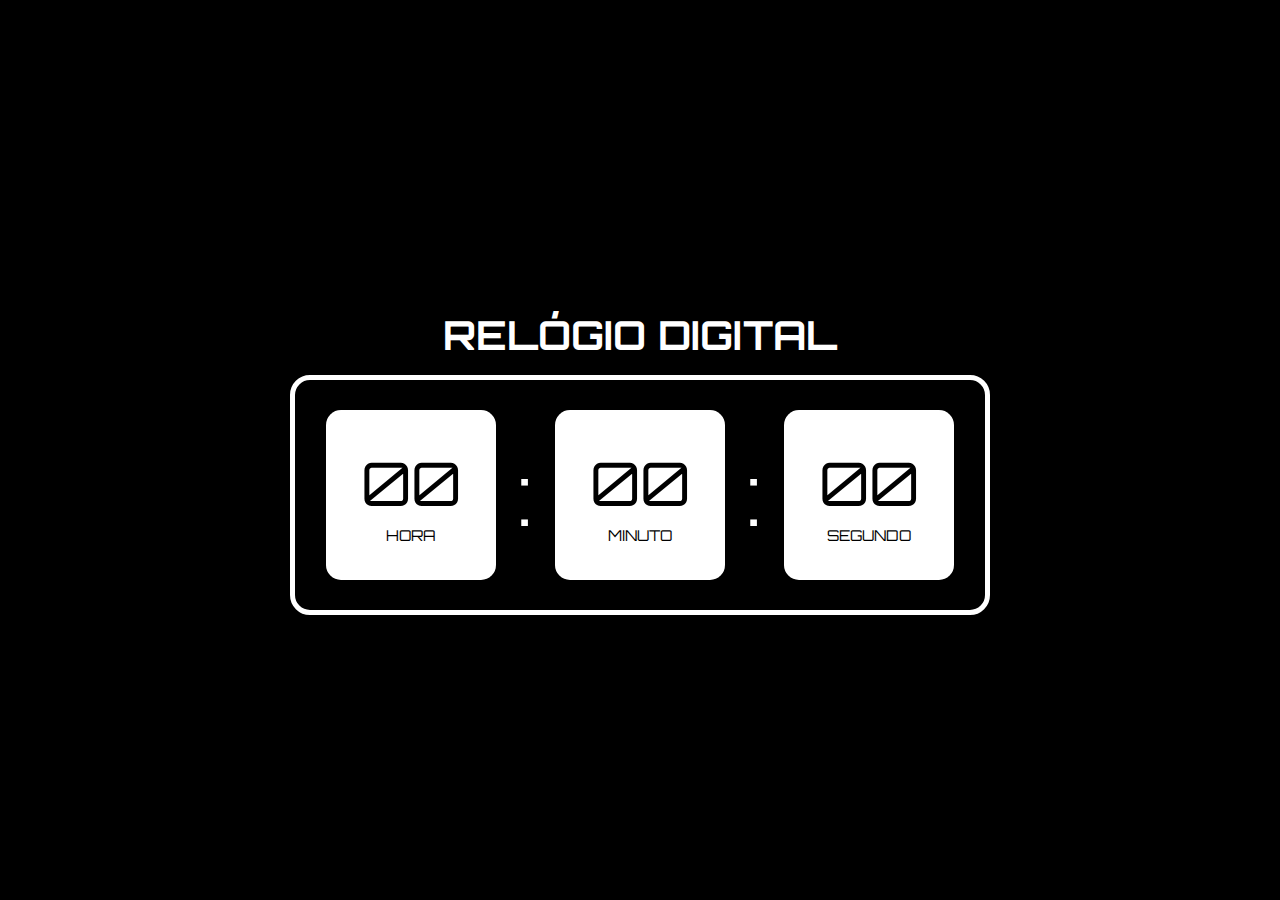
<file: 1 - Relógio/index.html>
<!DOCTYPE html>
<html lang="pt-br">

<head>
    <meta charset="UTF-8">
    <meta name="viewport" content="width=device-width, initial-scale=1.0">
    <title>Relógio Digital</title>

    <link rel="stylesheet" href="style.css">

</head>

<body>

    <div class="content">

        <div class="titulo">
            <h1>RELÓGIO DIGITAL</h1>
        </div>

        <div class="relogio">

            <div class="box-tempo">
                <span class="hora">00</span>
                <span class="tempo-texto">HORA</span>
            </div>

            <span class="pontinhos">:</span>

            <div class="box-tempo">
                <span class="minuto">00</span>
                <span class="tempo-texto">MINUTO</span>
            </div>

            <span class="pontinhos">:</span>

            <div class="box-tempo">
                <span class="segundo">00</span>
                <span class="tempo-texto">SEGUNDO</span>
            </div>

        </div>
    
    </div>

    <script src="script.js"></script>

</body>

</html>
</file>
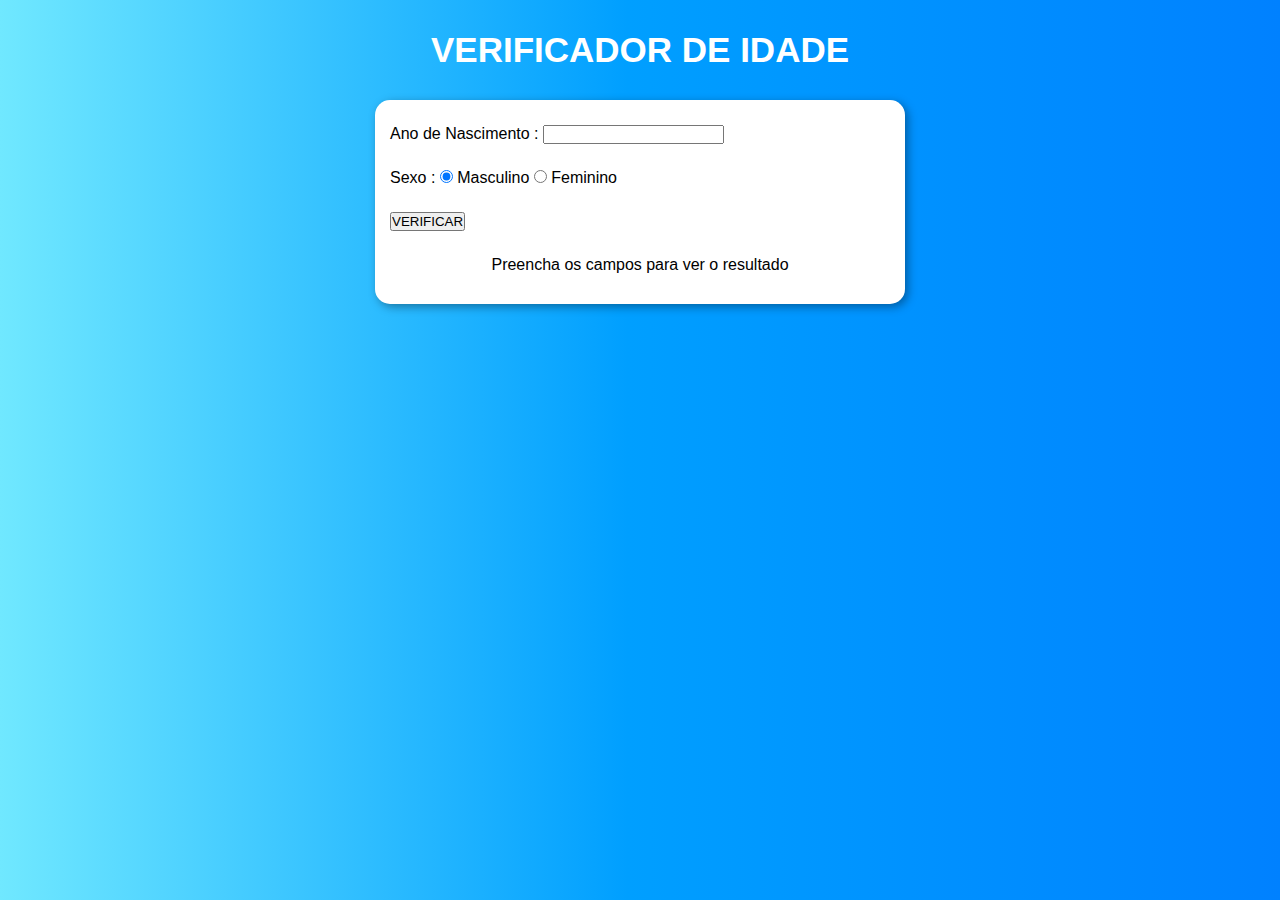
<file: 2 - Verificador de Idade/index.html>
<!DOCTYPE html>
<html lang="pt-br">
<head>
    <meta charset="UTF-8">
    <meta name="viewport" content="width=device-width, initial-scale=1.0">
    <title>Verificador de Idade</title>
    <link rel="stylesheet" href="style.css">

</head>
<body>
    <div class="content">

        <div class="titulo">VERIFICADOR DE IDADE</div>

        <div class="box-sistema">

            <p>Ano de Nascimento :   
               <input type="number" name="input_ano" id="input_ano" min="0">
            </p>
            
            <p>Sexo :   
                <input type="radio" name="sex" id="masc" checked>
                <label for="masc">Masculino</label>
                <input type="radio" name="sex" id="femi">
                <label for="femi">Feminino</label>
            </p>

            <p id="button">
                <input type="button" value="VERIFICAR" onclick="verificar_ano()">
            </p>

            <div class="resposta">
                Preencha os campos para ver o resultado
            </div>

        </div>

    </div>

    <script src="script.js"></script>

</body>
</html>
</file>
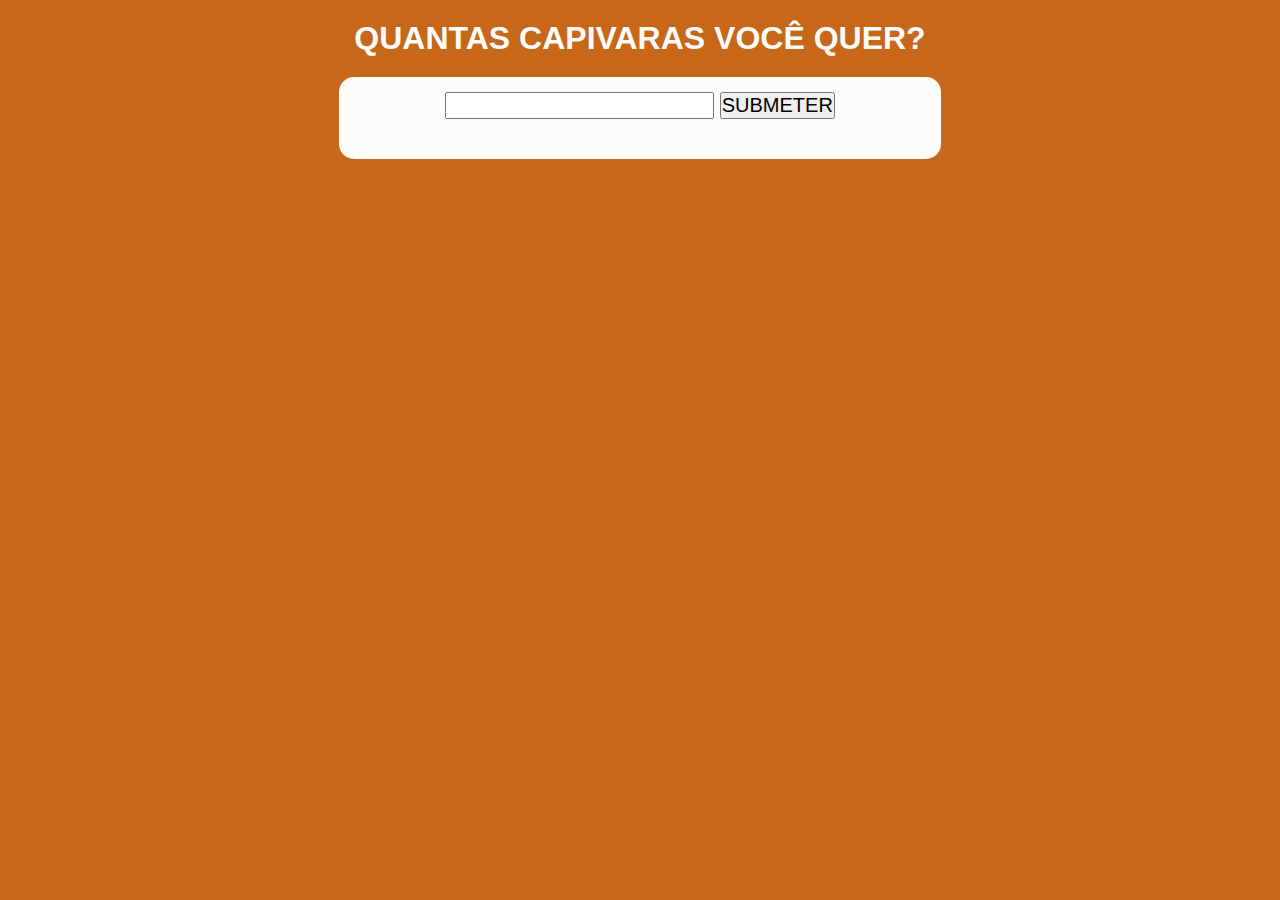
<file: 3 - Capivárias/index.html>
<!DOCTYPE html>
<html lang="pt-br">
<head>
    <meta charset="UTF-8">
    <meta name="viewport" content="width=device-width, initial-scale=1.0">
    <title>QUANTAS CAPIVARAS VOCÊ QUER VER?</title>
    <link rel="stylesheet" href="style.css">
</head>

<body>

    <h1>QUANTAS CAPIVARAS VOCÊ QUER?</h1>    

    <div class="box-conteudo">

        <div class="box-input">
            <input type="number" name="input-numero" min="0" id="numero-capivaras">
            <input type="button" value="SUBMETER" onclick="submeter()" id="botao">
        </div>

        <div id="box-resposta"></div>

    </div>


    <script src="script.js"></script>
</body>

</html>
</file>
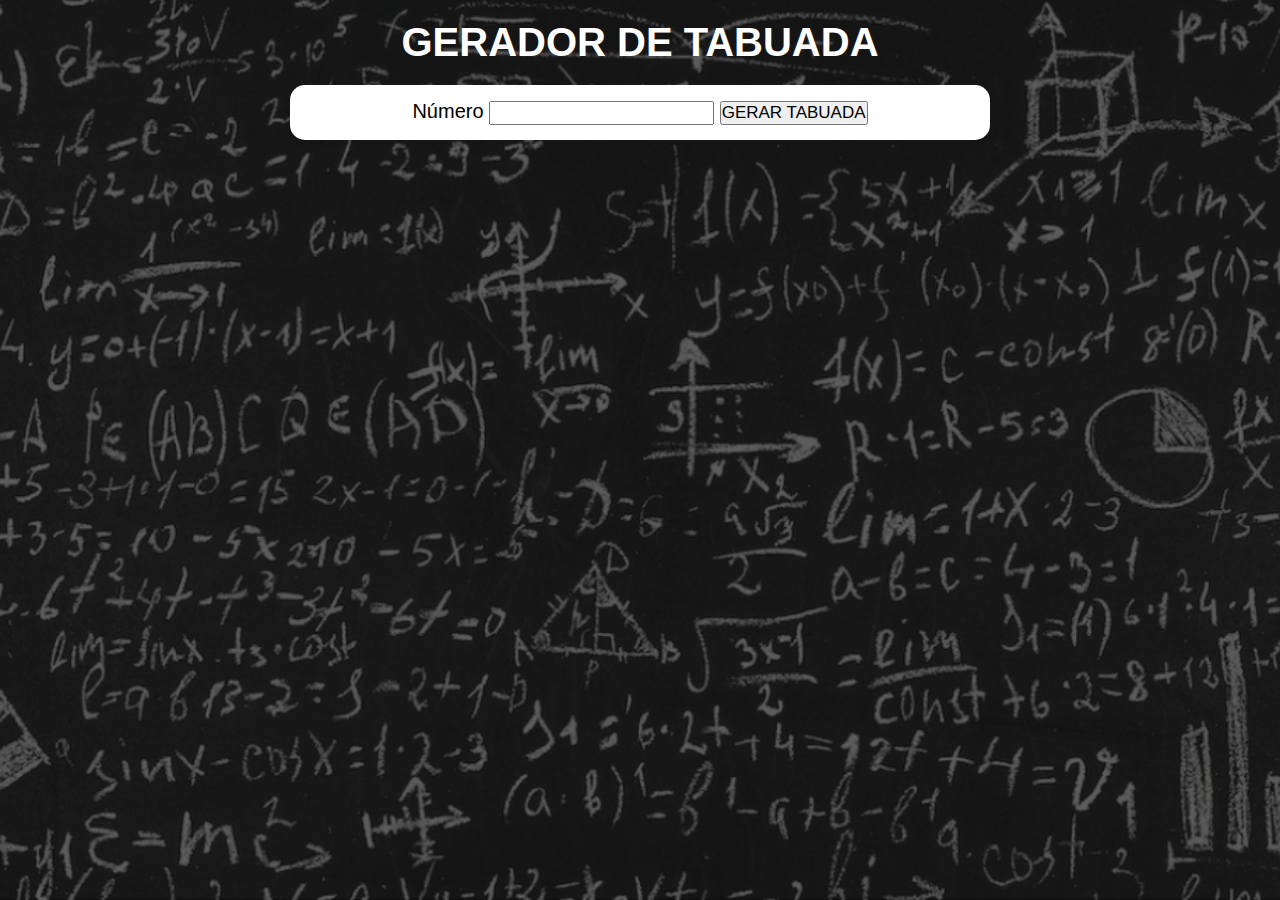
<file: 4 - Tabuada/index.html>
<!DOCTYPE html>
<html lang="pt-br">
<head>
    <meta charset="UTF-8">
    <meta name="viewport" content="width=device-width, initial-scale=1.0">
    <title>TABUADA</title>
    <link rel="stylesheet" href="style.css">
</head>
<body>
    <div class="titulo">GERADOR DE TABUADA</div>

    <div class="box-content">

        <div class="box-input">
            Número
            <input type="number" name="numero_tabuada" id="numero-tabuada">
            <input type="button" value="GERAR TABUADA" onclick="gerar_tabuada()" id="botao-gerar">
        </div>

                
        <div id="box-tabuada"></div> 

    </div>

    <script src="script.js"></script>
</body>
</html>
</file>
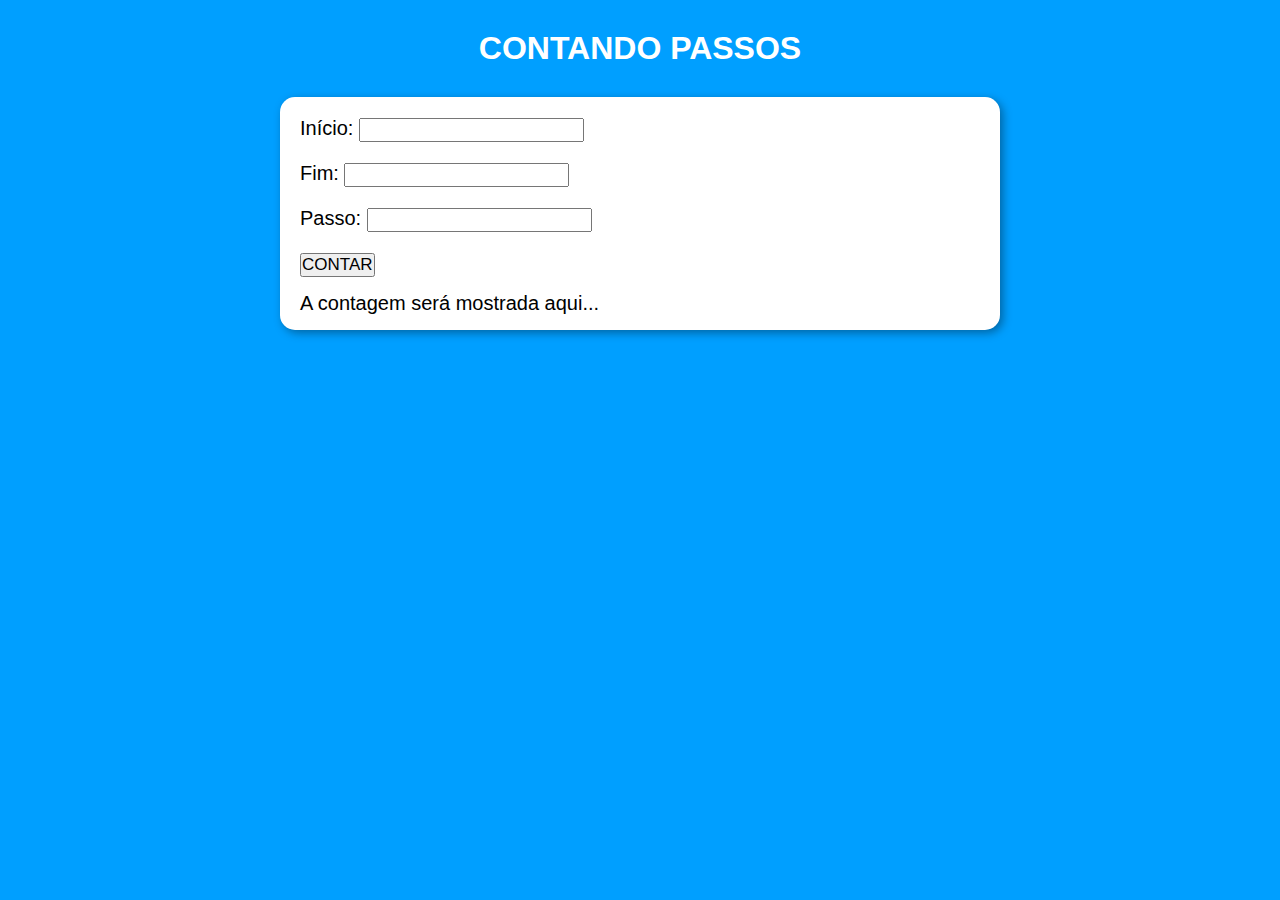
<file: 5 - Contando Passos/index.html>
<!DOCTYPE html>
<html lang="pt-br">
<head>
    <meta charset="UTF-8">
    <meta name="viewport" content="width=device-width, initial-scale=1.0">
    <title>Contador</title>
    <link rel="stylesheet" href="style.css">
</head>
<body>
    <h1>CONTANDO PASSOS</h1>

    <div class="content">

        <div class="insercoes">
            <p> Início: <input type="text" name="numero_inicio" id="inicio"> </p>
            <p> Fim: <input type="text" name="numero_fim" id="fim"> </p>
            <p> Passo: <input type="text" name="numero_passos" id="passos"> </p>
            <p><input type="button" value="CONTAR" id="botao" onclick="gerar_passos()"></p>
        </div>

        <div id="resultado">
            A contagem será mostrada aqui...
        </div>

    </div>

    <script src="script.js"></script>

</body>
</html>
</file>
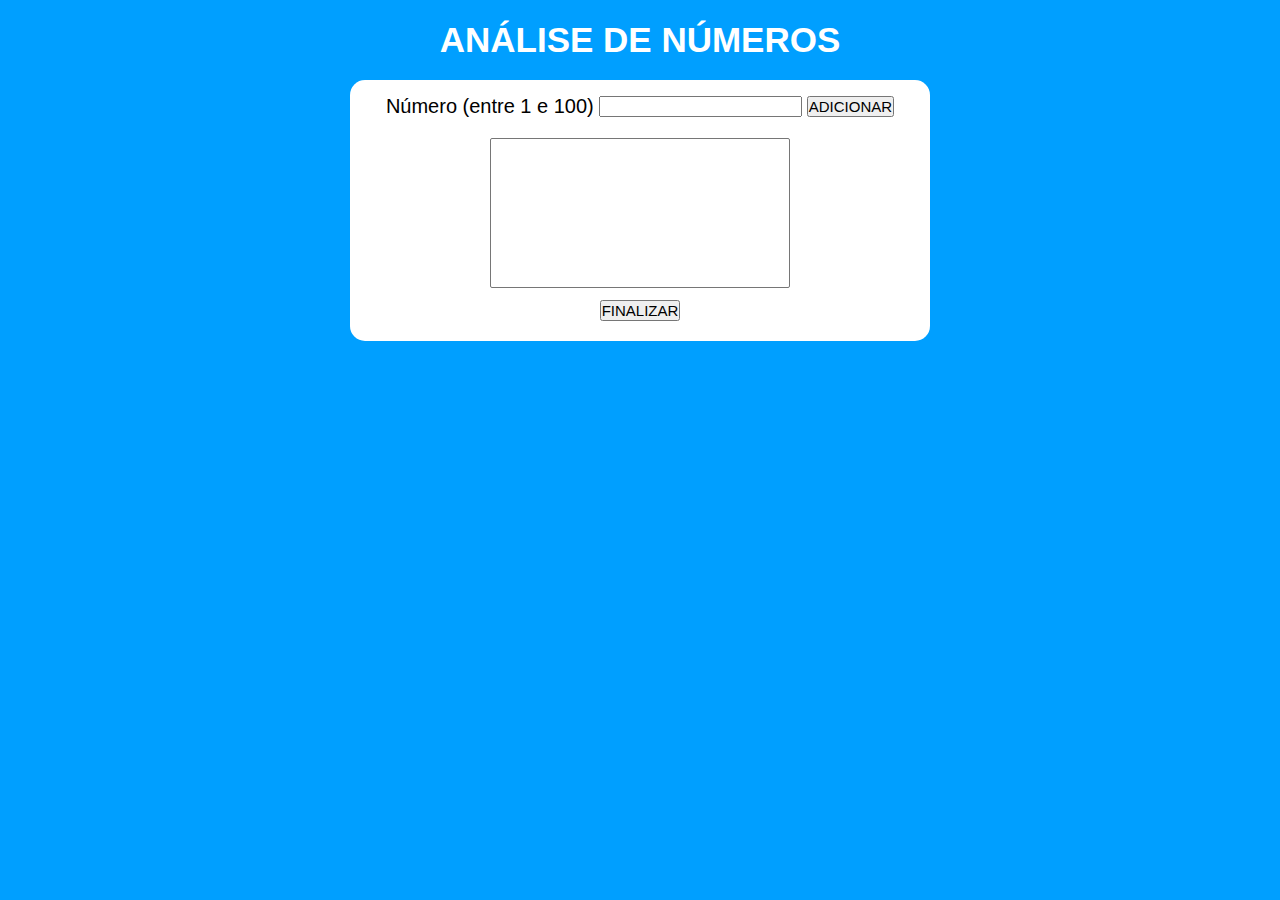
<file: 6 - Análise de Números/index.html>
<!DOCTYPE html>
<html lang="pt-br">
<head>
    <meta charset="UTF-8">
    <meta name="viewport" content="width=device-width, initial-scale=1.0">
    <title>ANALISANDO NÚMEROS</title>
    <link rel="stylesheet" href="style.css">
</head>
<body>  
    <div id="titulo">ANÁLISE DE NÚMEROS</div>

    <div id="container">
        <div id="inputs">
            <p>Número (entre 1 e 100) </p>
            <input type="text" min="1" id="box-input">
            <button onclick="adicionarValor()" id="botao-adicionar">ADICIONAR</button>
        </div>
        
        <select name="lista-numeros" id="lista-numeros" size="6"></select>

        <div id="botao-finalizar">
            <button onclick="analisarValores()">FINALIZAR</button>
        </div>
            
        <div id="resposta"></div>
    </div>

    <script src="script.js"></script>
</body>
</html>
</file>
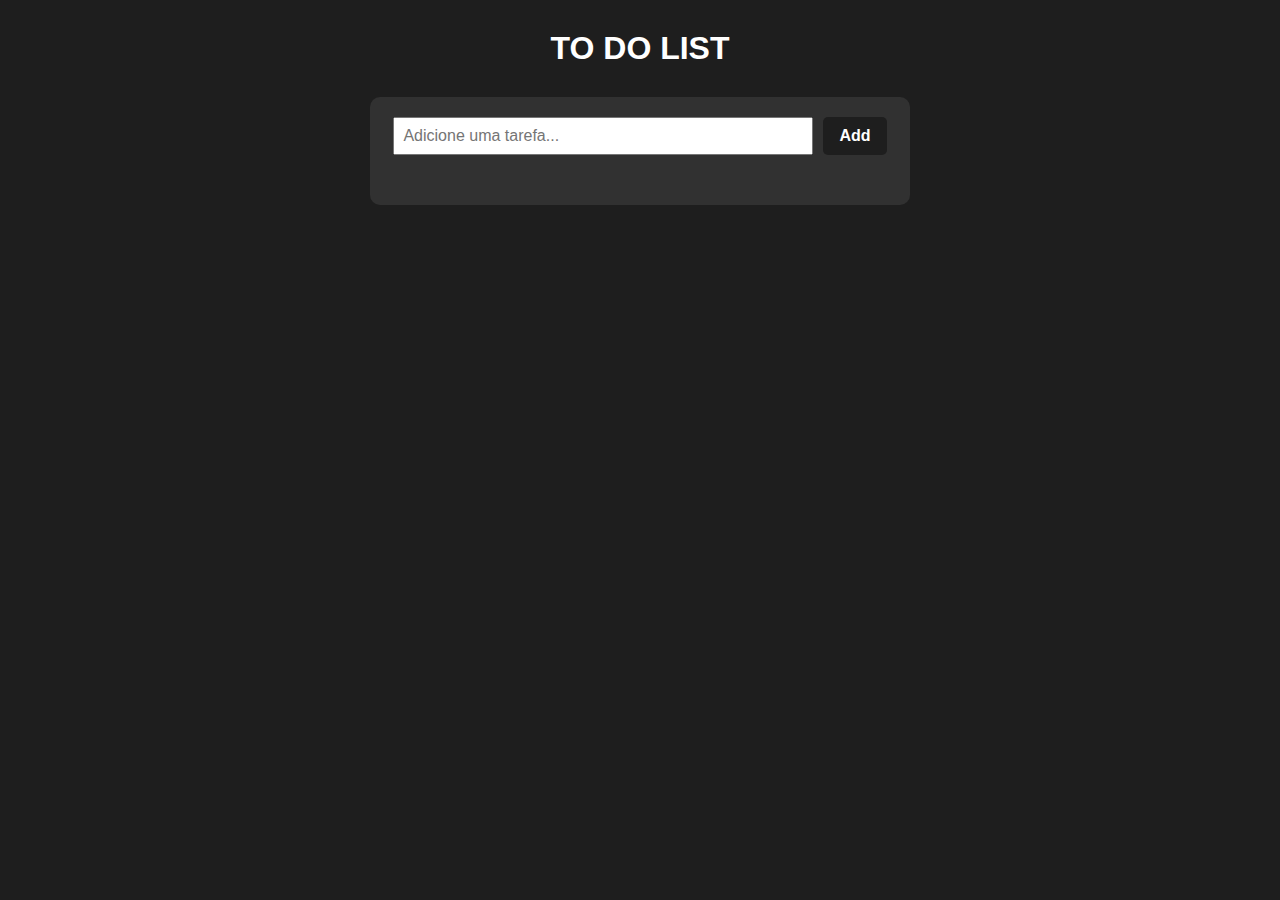
<file: 7 - To Do List/index.html>
<!DOCTYPE html>
<html lang="en">
<head>
    <meta charset="UTF-8">
    <meta name="viewport" content="width=device-width, initial-scale=1.0">
    <title>TO DO LIST</title>
    <link rel="stylesheet" href="style.css">
</head>
<body>
    <h1>TO DO LIST</h1>

    <div class="list-container">

        <!-- input + botão -->
        <div class="add-item-container">
            <input type="text" name="task-input" id="task-input" placeholder="Adicione uma tarefa...">
            <button id="task-input-button" onclick="addTask()">Add</button>
        </div>

        <!-- tarefas adicionadas -->
        <div class="tasks-container">
            <ul id="to-do-list"></ul>
        </div>

    </div>

    <script src="script.js"></script>
</body>
</html>
</file>
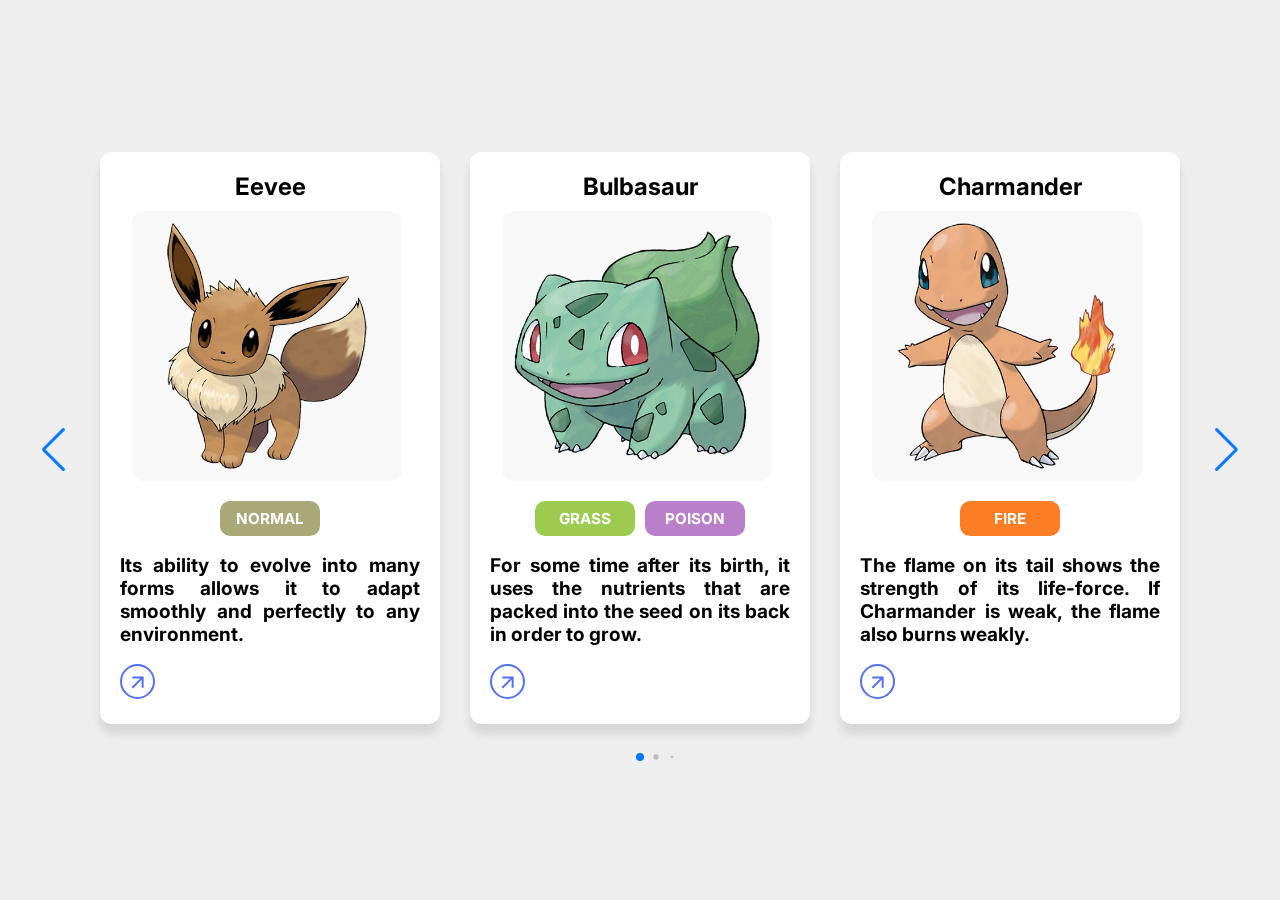
<file: 8 - Slider de Imagens Pokemon/index.html>
<!DOCTYPE html>
<html lang="pt-br">
<head>
    <meta charset="UTF-8">
    <meta name="viewport" content="width=device-width, initial-scale=1.0">

    <!-- Linking Icons  -->
    <link rel="stylesheet" href="https://fonts.googleapis.com/css2?family=Material+Symbols+Outlined:opsz,wght,FILL,GRAD@24,400,0,0" />

    <!-- Linking Fonts  -->
    <link rel="preconnect" href="https://fonts.googleapis.com">
    <link rel="preconnect" href="https://fonts.gstatic.com" crossorigin>
    <link href="https://fonts.googleapis.com/css2?family=Inter:ital,opsz,wght@0,14..32,100..900;1,14..32,100..900&display=swap" rel="stylesheet">

    <!-- Linking SwiperJS  -->
    <link rel="stylesheet" href="https://cdn.jsdelivr.net/npm/swiper@11/swiper-bundle.min.css"/>
    
    <title>Slider de Imagens</title>
    <link rel="stylesheet" href="style.css">
</head>
<body>
    <div class="container swiper">

        <div class="slider">
            <ul class="card-list swiper-wrapper">
                <li class="card-item swiper-slide">
                    <a href="https://www.pokemon.com/br/pokedex/eevee" class="card-link" target="_blank">
                        <h2 class="name">Eevee</h2>
                        <img src="img/eevee.png" alt="eevee" class="card-image">
                        <div class="type-container">
                            <p class="type type-normal">NORMAL</p>
                        </div>
                        <h2 class="card-description">Its ability to evolve into many forms allows it to adapt smoothly and perfectly to any environment.</h2>
                        <button class="card-button material-symbols-outlined">arrow_forward</button>
                    </a>
                </li>   
                
                <li class="card-item swiper-slide">
                    <a href="https://www.pokemon.com/br/pokedex/bulbasaur" class="card-link" target="_blank">
                        <h2 class="name">Bulbasaur</h2>
                        <img src="img/bulbassaur.png" alt="bulbasaur" class="card-image">
                        <div class="type-container">
                            <p class="type type-grass">GRASS</p>
                            <p class="type type-venom">POISON</p>
                        </div>
                        <h2 class="card-description">For some time after its birth, it uses the nutrients that are packed into the seed on its back in order to grow.</h2>
                        <button class="card-button material-symbols-outlined">arrow_forward</button>
                    </a>
                </li>  

                <li class="card-item swiper-slide">
                    <a href="https://www.pokemon.com/br/pokedex/charmander" class="card-link" target="_blank">
                        <h2 class="name">Charmander</h2>
                        <img src="img/charmander.png" alt="charmander" class="card-image">
                        <div class="type-container">
                            <p class="type type-fire">FIRE</p>
                        </div>
                        <h2 class="card-description">The flame on its tail shows the strength of its life-force. If Charmander is weak, the flame also burns weakly.</h2>
                        <button class="card-button material-symbols-outlined">arrow_forward</button>
                    </a>
                </li>  

                <li class="card-item swiper-slide">
                    <a href="https://www.pokemon.com/br/pokedex/squirtle" class="card-link" target="_blank">
                        <h2 class="name">Squirtle</h2>
                        <img src="img/squirtle.png" alt="squirtle" class="card-image">
                        <div class="type-container">
                            <p class="type type-water">WATER</p>
                        </div>
                        <h2 class="card-description">After birth, its back swells and hardens into a shell. It sprays a potent foam from its mouth.</h2>
                        <button class="card-button material-symbols-outlined">arrow_forward</button>
                    </a>
                </li> 

                <li class="card-item swiper-slide">
                    <a href="https://www.pokemon.com/br/pokedex/pikachu" class="card-link" target="_blank">
                        <h2 class="name">Pikachu</h2>
                        <img src="img/pikachu.png" alt="pikachu" class="card-image">
                        <div class="type-container">
                            <p class="type type-electric">ELETRIC</p>
                        </div>
                        <h2 class="card-description">When it is angered, it immediately discharges the energy stored in the pouches in its cheeks.</h2>
                        <button class="card-button material-symbols-outlined">arrow_forward</button>
                    </a>
                </li>  
            </ul>
        </div>

        <div class="swiper-pagination"></div>
        <div class="swiper-button-prev"></div>
        <div class="swiper-button-next"></div>

    </div>

    <!-- Linking Swiper script  -->
    <script src="https://cdn.jsdelivr.net/npm/swiper@11/swiper-bundle.min.js"></script>
    <script src="script.js"></script>
</body>
</html>
</file>
<file: 1 - Relógio/style.css>
@import url('https://fonts.googleapis.com/css2?family=Orbitron:wght@400..900&display=swap');

* {
    margin: 0;
    padding: 0;
    font-family: "Orbitron", sans-serif;
    
}

body {
    height: 100vh;
    display: flex;
    align-items: center;
    justify-content: center;
    background-color: black;

}

.content {
    flex-direction: column;
    align-items: center;
}

.titulo {
    font-size: 20px;
    text-align: center;
    color: white;
    padding: 20px; 
}

.relogio {
    height: 190px;
    width: 650px;
    outline-width: 5px;
    outline-style: solid;
    outline-color: white;
    display: flex;
    align-items: center;
    justify-content: space-around;
    border-radius: 15px;
    padding: 20px;
    box-shadow: 5px 5px 15px rgba(0, 0, 0, 0.7);
}

.box-tempo {
    height: 170px;
    width: 170px;
    background-color: white;
    display: flex;
    flex-direction: column;
    align-items: center;
    border-radius: 15px;
    font-size: 60px;
    justify-content: center;
}

.pontinhos {
    font-size: 80px;
    color: white;
}

.tempo-texto {
    font-size: 15px;
    padding-top: 5px;
    color: black;

}
</file>
<file: 2 - Verificador de Idade/style.css>
* {
    margin: 0;
    padding: 0;
    font-family: Arial, Helvetica, sans-serif;
}

body {
    background: linear-gradient(90deg, rgba(112,232,255,1) 0%, rgba(0,159,255,1) 49%, rgba(0,129,255,1) 100%)  
}

.content {
    display: flex;
    justify-content: center;
    align-items: center;
    flex-direction: column;
}

.titulo {
    color: white; 
    font-size: 35px;
    font-weight: bold;
    padding: 30px 0px 30px;
}

.box-sistema {
    width: 500px;
    padding: auto;
    background-color: white;
    border-radius: 15px;
    box-shadow: 3px 3px 10px rgba(0, 0, 0, 0.363);
    padding: 15px;
    
}

.box-sistema p {
    padding: 10px 0px 15px;
}

.resposta {
    padding: 10px 0px 15px;
    display: flex;
    flex-direction: column;
    align-items: center; 
}
</file>
<file: 3 - Capivárias/style.css>
* {
    margin: 0;
    padding: 0;
}

body {
    background-color: #C7671A;
    font-family: 'Gill Sans', 'Gill Sans MT', Calibri, 'Trebuchet MS', sans-serif;
    color: #FCFCFB;
    display: flex;
    justify-content: center;
    align-items: center;
    flex-direction: column;
}

h1 {
    padding: 20px 10px 20px;
}

.box-conteudo {
    background-color: #FCFCFB;
    width: 47vw;
    border-radius: 15px;
    box-sizing: border-box;
}

.box-input {
    color: black;
    padding: 15px 15px 0px;
    font-size: 20px;
    font-weight: bold;
    text-align: center;
    gap: 15px;
}

.box-input input {
    font-size: 20px;
    text-align: center;
}

#box-resposta {
    margin: 20px 20px 20px;
    justify-content: center;
    color: black;
    font-size: 25px;
    display: flex;
    flex-wrap: wrap;
}
</file>
<file: 4 - Tabuada/style.css>
* {
    margin: 0;
    padding: 0;
}


body {
    background-color: rgb(24, 24, 24);
    font-family: 'Gill Sans', 'Gill Sans MT', Calibri, 'Trebuchet MS', sans-serif;
    display: flex;
    flex-direction: column;
    align-items: center;
}

body::before {
    content: '';
    position: absolute;
    top: 0;
    left: 0;
    right: 0;
    bottom: 0;
    background: url('background.PNG') no-repeat center center fixed;
    background-size: cover;
    opacity: 0.3; 
    z-index: -1;
}

.titulo {
    font-size: 40px;
    color: white;
    padding: 20px 0px 20px ;
    font-weight: bold;
}

.box-content {
    background-color: white; 
    width: 700px;
    border-radius: 15px;
}

.box-input {
    font-size: 20px;
    padding: 15px;
    padding-bottom: 0px;
    text-align: center;
}

.box-input input {
    text-align: center;
}

#numero-tabuada {
    font-size: 17px;
    text-align: center;
}

#botao-gerar {
    font-size: 17px;
}

#box-tabuada {
    background-color: lightgray;
    border-radius: 15px;
    color: black;
    font-size: 30px;
    padding-left: 10px;
    padding-right: 10px;
    text-align: left;
    margin: 15px 15px 15px;
}

#box-tabuada p{
    padding: 3px;
}
</file>
<file: 5 - Contando Passos/style.css>
* {
    margin: 0;
    padding: 0; 
    font-family: Arial, Helvetica, sans-serif;
}

body {
    background-color: rgba(0,159,255,1);
    display: flex;
    flex-direction: column;
    align-items: center; 
}

h1 {
    color: white; 
    padding-bottom: 30px;
    padding-top: 30px;
}

.content {
    background-color: white;
    box-shadow: 3px 3px 10px rgba(0, 0, 0, 0.363);
    border-radius: 15px;
    width: 720px;
    font-size: 20px;
    
}

.insercoes {
    padding-left: 20px;
}

.insercoes p{
    padding: 20px 0px 0px;
}

.insercoes input{
    font-size: 17px;
}

#resultado {
    padding: 15px 20px 15px;
    display: flex;
    flex-wrap: wrap;
}
</file>
<file: 6 - Análise de Números/style.css>
* {
    margin: 0;
    padding: 0;
}

body {
    background-color: rgba(0,159,255,1);
    font-family: 'Gill Sans', 'Gill Sans MT', Calibri, 'Trebuchet MS', sans-serif;
    display: flex;
    justify-content: center;
    flex-direction: column;
    align-items: center;
    font-size: 20px;
}

#titulo {
    color: white;
    font-size: 35px;
    font-weight: bold;
    padding: 20px 0px 20px;
}

#container {
    width: 550px;
    padding: 15px 15px 15px;
    background-color: white;
    border-radius: 15px;
    display: flex;
    justify-content: center;
    flex-direction: column;
    align-items: center;    

}

#lista-numeros {
    width: 300px;
    height: 150px;
    margin: 20px 10px 10px;
}

#inputs {
    display: flex;
    align-items: center;
}

#inputs p{
    margin-inline: 5px;
}

#box-input {
    font-size: 15px;
    text-align: center;
}

#botao-adicionar {
    margin-inline: 5px;
    font-size: 15px;
}

#botao-finalizar button{
    margin-inline: 5px;
    font-size: 15px;
}

#resposta {
    margin-top: 5px;
}

#resposta p{
    margin-top: 10px;
    margin-bottom: 10px;
}
</file>
<file: 7 - To Do List/style.css>
* {
    margin: 0;
    padding: 0;
}

body {
    font-family: Arial, Helvetica, sans-serif;
    color: white;
    background-color: rgb(30, 30, 30);
    display: flex;
    align-items: center;
    flex-direction: column;
    margin: 30px 0;
}

.list-container {
    width: 500px;
    background-color: rgb(49, 49, 49);
    margin: 30px 0;
    padding: 20px;
    border-radius: 10px;
    display: flex;
    align-items: center;
    flex-direction: column;
}

.add-item-container {
    display: flex;
    gap: 10px;
}

#task-input {
    width: 400px;
    padding: 8px;   
    font-size: 16px;
}

#task-input-button {
    padding: 8px 16px;   
    font-size: 16px;
    cursor: pointer;
    background-color: rgb(30, 30, 30);
    color: white;
    font-weight: bold;
    border-radius: 5px;
    border-style: none;
}

#task-input-button:hover {
    background-color: rgb(30, 30, 30);
}

ul {
    list-style: none;
    padding: 0;
    margin-top: 30px;     
}

li {
    padding: 10px;
    background-color: rgb(40, 40, 40);
    margin-bottom: 5px;
    border-radius: 5px;
    display: flex;
    justify-content: center;
}

.edit-button {
    padding: 8px 16px;   
    font-size: 16px;
    cursor: pointer;
    background-color: rgb(30, 30, 30);
    color: white;
    font-weight: bold;
    border-radius: 5px;
    border-style: none;
}

.remove-button {
    padding: 8px 16px;   
    font-size: 16px;
    cursor: pointer;
    background-color: rgb(30, 30, 30);
    color: white;
    font-weight: bold;
    border-radius: 5px;
    border-style: none;
    margin-left: 5px;
}

.tasks-container {
    width: 100%;
}

li:hover {
    background-color: rgb(65, 64, 64);
}   

li span {
    flex: 1;
    display: flex;
    align-items: center;
}
</file>
<file: 8 - Slider de Imagens Pokemon/style.css>
@import url('https://fonts.googleapis.com/css2?family=Inter:ital,opsz,wght@0,14..32,100..900;1,14..32,100..900&display=swap');

* {
    margin: 0;
    padding: 0;
    box-sizing: border-box;
    font-family: "Inter", sans-serif;
}

body {
    min-height: 100vh;
    background-color: #EEE;
    display: flex;
    justify-content: center;
    align-items: center;
}

.slider {
    max-width: 1100px;
    margin: 0 60px 25px;
    padding: 20px 10px;
    overflow: hidden;
}

.card-link {
    user-select: none;
    display: block;
    background-color: #FFF;
    padding: 18px;
    border-radius: 12px;
    text-decoration: none;
    box-shadow: 0 10px 10px rgba(0, 0, 0, 0.1);
    border: 2px solid transparent;
    transition: 0.2s ease;

}

.card-link:hover {
    border-color: #5372F0;
}

.card-image {
    width: 90%;
    border-radius: 12px;
    background-color: #f0eeee6e;
    margin-left: 12px;
}

.card-item {
    list-style-type: none;
}

.type {
    color: #FFF;
    font-weight: bold;
    font-size: 0.95rem;
    padding: 8px 16px;
    margin: 16px 0 8px;
    width: 100px;
    border-radius: 10px;
    text-align: center;
}

.type-fire {
    background-color: #FD7D24;
}

.type-grass {
    background-color: #9BCC50;
}

.type-venom {
    background-color: #B97FC9;
}

.type-normal {
    background-color: #A8A878;
}

.type-electric {
    background-color: #F8D030;
}

.type-water {
    background-color: #4592C4;
}

.card-description {
    color: #000; 
    font-size: 1.19rem;
    font-weight: bold;
    text-align: justify;
    height: 100px;
    margin-top: 10px;
}

.card-button {
    height: 35px;
    width: 35px;
    color: #5372F0;
    border-radius: 50%;
    margin: 10px 0 5px;
    background: none;
    border: 2px solid #5372F0;
    cursor: pointer; 
    transform: rotate(-45deg);
    transition: 0.4s ease;
}

.card-list .card-link:hover .card-button {
    color: #FFF; 
    background: #5372F0;
}

.type-container {
    display: flex;
    justify-content: center;
    gap: 10px;
}

.name {
    text-align: center;
    text-decoration: none;
    color: #000;
    margin-bottom: 10px;
}
</file>
